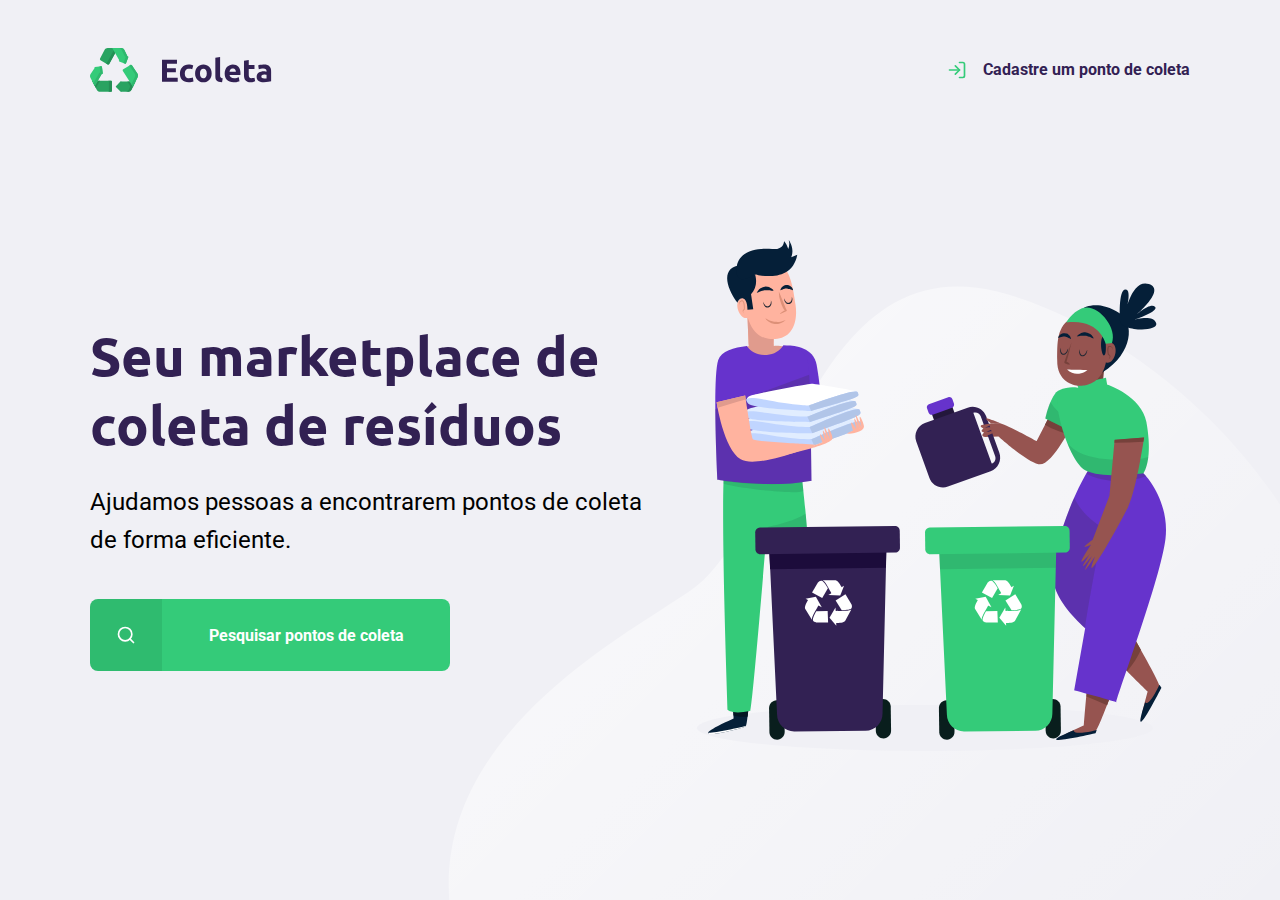
<file: index.html>
<!DOCTYPE html>
<html lang="pt_br">

    <head>
        <meta charset="UTF-8">
        <meta name="viewport" content="width=device-width, initial-scale=1.0">
        <title>Ecoleta</title>

        <link href="https://fonts.googleapis.com/css2?family=Roboto&family=Ubuntu:wght@700&display=swap" rel="stylesheet">
        

        <link rel="stylesheet" href="/styles/main.css">
        <link rel="stylesheet" href="/styles/home.css">
        <link rel="stylesheet" href="/styles/modal.css">

        <link rel="stylesheet" href="/styles/responsive.css">

    </head>

    <body>

        <div id="page-home" >

            <div class="content">

                <header>
                    <img src="/icones/logo.svg" alt="Logomarca">
                    <a href="create-point.html"><span> </span>
                        Cadastre um ponto de coleta
                    </a>
                </header>
                
                <main>

                    <h1>Seu marketplace de coleta de resíduos</h1>
        
                     <p>Ajudamos pessoas a encontrarem pontos de coleta de forma eficiente.</p>
        
                    <a href="#"><span></span><strong>Pesquisar pontos de coleta</strong> </a>

                </main>
                
    
            </div>

        </div>

        <div id="modal" class="hide">
            <div class="content">
                <div class="header">
                    <h1>Pontos de Coleta</h1>
                    <a href="#">Fechar</a>
                </div>
                <form action="/search-results.html">
                    <label for="search">Cidade</label>
                    <div class="search field">
                        <input 
                        type="text" 
                        name="search"
                        placeholder="Pesquise por cidade"
                        >
                        <button>
                            <img src="/icones/search.svg" alt="Buscar">
                        </button>
                    </div>
                </form>
            </div>
        </div>

        
        <script src="/scripts/index.js"></script>

    </body>

</html>
</file>
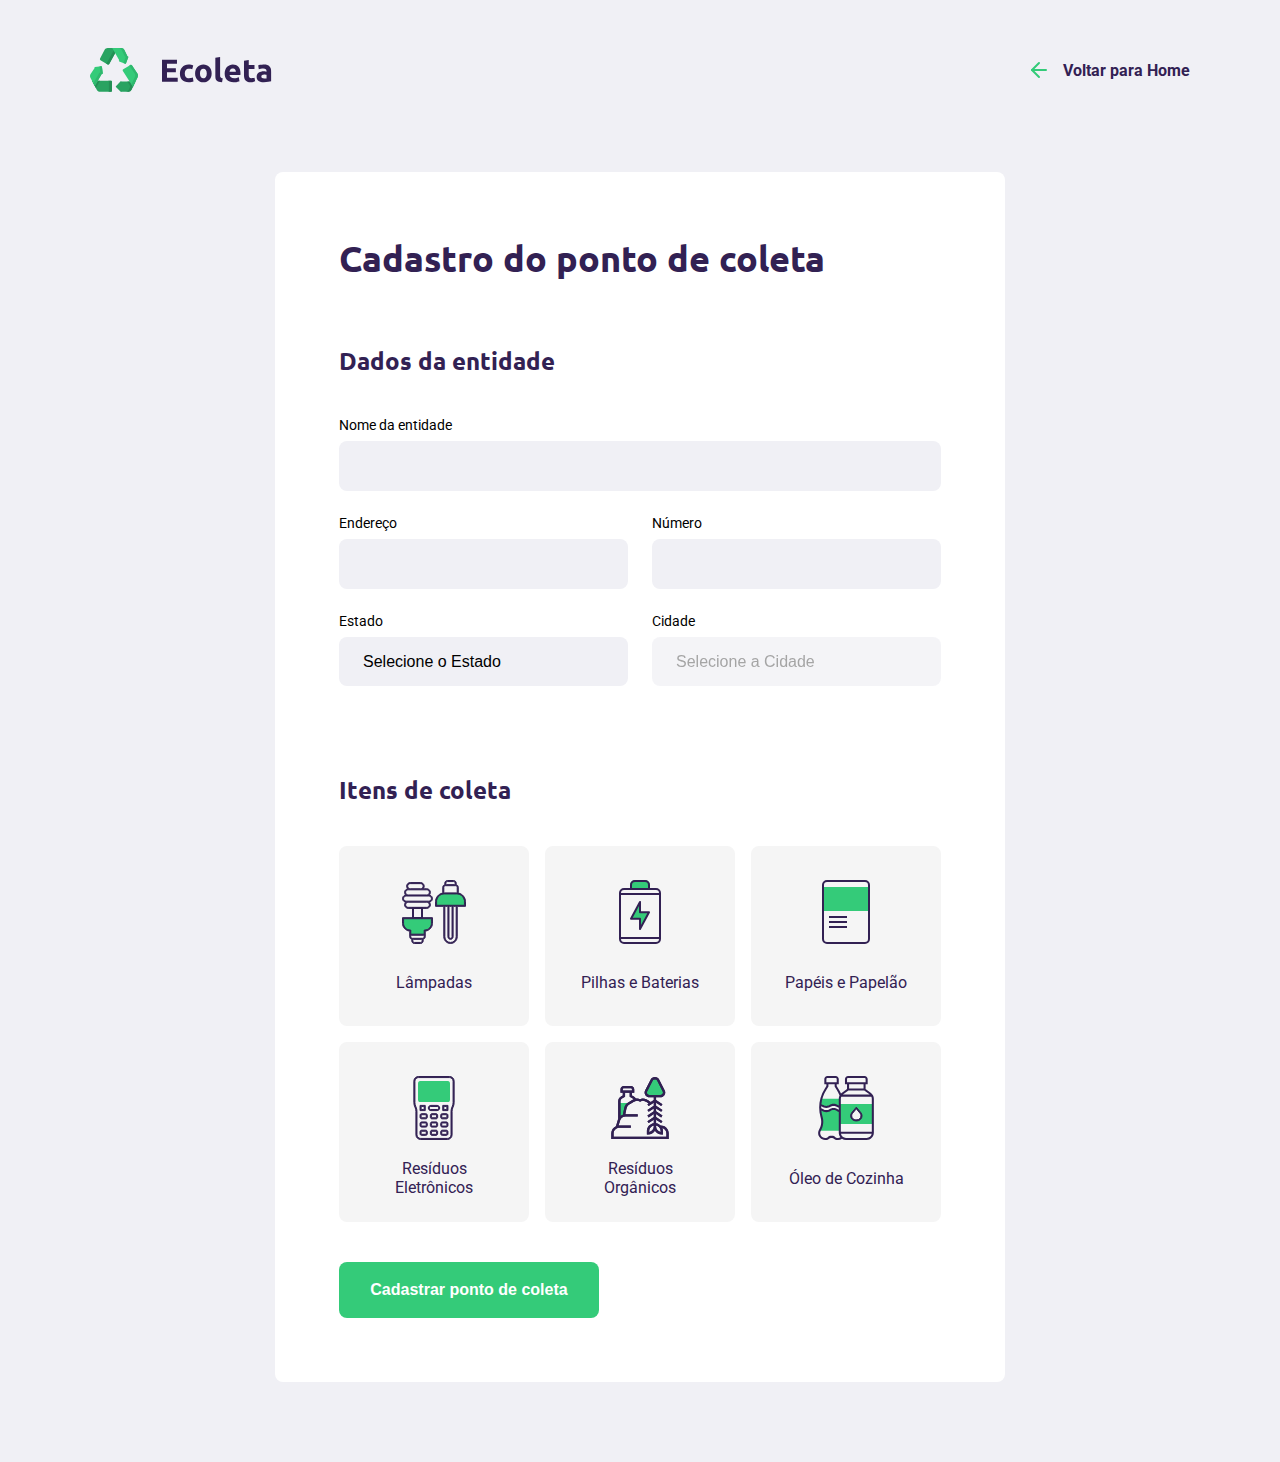
<file: create-point.html>
<!DOCTYPE html>
<html lang="pt_br">

    <head>
        <meta charset="UTF-8">
        <meta name="viewport" content="width=device-width, initial-scale=1.0">
        <title>Ecoleta</title>

        <link href="https://fonts.googleapis.com/css2?family=Roboto&family=Ubuntu:wght@700&display=swap" rel="stylesheet">
        

        <link rel="stylesheet" href="/styles/main.css">
        <link rel="stylesheet" href="/styles/create-point.css">
        <link rel="stylesheet" href="/styles/responsive.css">

    </head>

    <body>

        <div id="page-create-point">

           

            <header>
                <img src="/icones/logo.svg" alt="Logomarca">
                <a href="index.html"><span> </span>
                        Voltar para Home
                </a>
            </header>

            <form action="">

                <h1>Cadastro do ponto de coleta</h1>

                <fieldset>

                    <legend>
                        <h2>Dados da entidade</h2>
                    </legend>

                    <div class="field">
                        <label for="name">Nome da entidade</label>
                        <input type="text" name="name" required>
                    </div>

                    <div class="field-group">
                        <div class="field">
                            <label for="address">Endereço</label>
                            <input type="text" name="address" required> 
                        </div>
                        <div class="field">
                            <label for="address">Número</label>
                            <input type="text" name="address2" required> 
                        </div>
                    </div>

                    <div class="field-group">
                        <div class="field">
                            <label for="state">Estado</label>
                            <select name="uf" required>
                                <option value="">Selecione o Estado</option>
                            </select>
                            
                        </div>
                        <div class="field">
                            <label for="city">Cidade</label>
                            <select name="city" disabled required>
                                <option value="">Selecione a Cidade</option>
                            </select>

                            <input type="hidden" name="state">

                        </div>
                        
                    </div>
                
                </fieldset>

                <fieldset>

                    <legend>
                        <h2>Itens de coleta</h2>
                    </legend>

                    <div class="items-grid">

                        <li data-id="1">
                            <img src="/icones/lampadas.svg" alt="Lâmpadas">
                            <span>Lâmpadas</span>
                        </li>

                        <li data-id="2">
                            <img src="/icones/baterias.svg" alt="Pilhas e Baterias">
                            <span>Pilhas e Baterias</span>
                        </li>

                        <li data-id="3">
                            <img src="/icones/papeis-papelao.svg" alt="Papéis e Papelão">
                            <span>Papéis e Papelão</span>
                        </li>

                        <li data-id="4">
                            <img src="/icones/eletronicos.svg" alt="Resíduos Eletrônicos">
                            <span>Resíduos Eletrônicos</span>
                        </li>

                        <li data-id="5">
                            <img src="/icones/organicos.svg" alt="Resíduos Orgânicos">
                            <span>Resíduos Orgânicos</span>
                        </li>

                        <li data-id="6">
                            <img src="/icones/oleo.svg" alt="Óleo de Cozinha">
                            <span>Óleo de Cozinha</span>
                        </li>

                    </div>

                    <input type="hidden" name="itens">

                </fieldset>

                <button type="submit">Cadastrar ponto de coleta</button>

            </form>
                   

        </div>

        <script src="/create-point.js"></script>
        
    </body>

</html>
</file>
<file: styles/main.css>
:root {
    --title-color: #322153;
    --primary-color: #34cb79;
}

* {
    margin: 0;
    padding: 0;
    box-sizing: border-box;
}

html{

    font-family: 'Roboto', sans-serif;
}

body {
    background: #f0f0f5;
    -webkit-font-smoothing: antialiased;
}

a {
    text-decoration: none;
}

h1, h2, h3, h4, h5, h6 {
    font-family: 'Ubuntu', sans-serif;
    color: var(--title-color);
}
</file>
<file: styles/home.css>
#page-home {
    height: 100vh;

    background: url('../icones/home-background.svg') no-repeat;
    background-position: 35vw bottom;
}

#page-home .content {
    width: 90%;
    max-width: 1100px;
    height: 100%;

    margin: 0 auto;

    display: flex;
    flex-direction: column;

}

#page-home header {

    margin-top: 48px;
    display: flex;
    align-items: center;
    justify-content: space-between;
}

#page-home header a {
    display: flex;

    color: var(--title-color);
    font-weight: 700;
    
}

#page-home header a span {
    margin-right: 16px;
    display: flex;
    background-image: url('../icones/log-in.svg');

    width: 20px;
    height: 20px;
}

#page-home main{
    max-width: 560px;

    flex: 1;

    display: flex;
    flex-direction: column;
    justify-content: center;
}

#page-home main h1 {
    font-size: 54px;
}

#page-home main p {
    font-size: 24px;
    line-height: 38px;
    margin-top: 24px;
}

#page-home main a {
    width: 100%;
    max-width: 360px;
    height: 72px;

    border-radius: 8px;

    display: flex;
    align-items: center;

    margin-top: 40px;

    background-color: var(--primary-color) ;

    transition: 400ms;

    
    
}

#page-home main a:hover {
    background-color: #2fb06e;
}

#page-home main a span {
    width: 72px;
    height: 72px;

    border-top-left-radius: 8px;
    border-bottom-left-radius: 8px;

    background-color: rgba(0, 0, 0, 0.08);

    display: flex;
    align-items: center;
    justify-content: center;
}

#page-home main a span::after {
    content: "";
    background-image: url('../icones/search.svg');

    width: 20px;
    height: 20px;
}

#page-home main a strong {
    flex: 1;
    color: white;

    text-align: center;
}
</file>
<file: styles/modal.css>
#modal {
    background-color: #0e0a14ef;

    height: 100vh;
    width: 100vw;

    position: fixed;
    top: 0;

    display: flex;
    justify-content: center;
    align-items: center;

    transition: 400ms;

}

#modal.hide {
    display: none;
}

#modal .content {
    color: white;

    width: 420px;
}

#modal .header {
    display: flex;
    align-items: center;
    justify-content: space-between;

    margin-bottom: 48px;
}

#modal .header a {
    background-image: url("../icones/x.svg");

    width: 20px;
    height: 20px;

    display: flex;

    font-size: 0.01px;
}

#modal .header h1 {
    color: white;

    font-size: 36px;
    line-height: 42px;

}

#modal form label {
    font-size: 18px;
    line-height: 20px;

    display: block;
    margin-bottom: 8px;
}

#modal form .field {
    display: flex;
}

#modal form input {
    flex: 1;

    background-color: #f0f0f5;

    border-radius: 8px 0 0 8px;
    border: 0;

    padding: 16px 24px;

    font-size: 16px;
    color: #6c6c80;
}

#modal form button {
    width: 72px;
    height: 72px;

    background-color: var(--primary-color);

    border-radius: 0 8px 8px 0;
    border: 0;
}

#modal form button:hover {
    background-color: #2fb86e;
}
</file>
<file: styles/responsive.css>
@media (max-width: 900px) {
    #page-home {
        background-position-x: 70vw;
    }

    #page-home .content {
        align-items: center;
        text-align: center;
    }

    #page-home header a {
        position: absolute;
        bottom: 48px;

        left: 50%;
        transform: translateX(-50%);
    }

    #page-home main {
        align-items: center;
    }

    #page-search-results .cards {
        grid-template-columns: 1fr;
    }
}

@media (min-width: 1700px) {
    #page-home {
        background-position: 40vw;
    }
}

@media (max-height: 760px) {
    #page-home {
        background-position-y: 200px;
    }
}
</file>
<file: styles/create-point.css>
#page-create-point {
    width: 90%;
    max-width: 1100px;

    margin: 0 auto;

}

#page-create-point header {
    margin-top: 48px;

    display: flex;
    justify-content: space-between;
    align-items: center;

}

#page-create-point header a{
    color: var(--title-color);
    font-weight: bold;

    display: flex;
    align-items: center;
}

#page-create-point header a span {
    margin-right: 16px;
    background-image: url('../icones/arrow-left.svg');
    
    display: flex;

    width: 20px;
    height: 24px;
}

form {
    background-color: white;

    margin: 80px auto;
    padding: 64px;

    border-radius: 8px;

    max-width: 730px;

}

form h1 {
    font-size: 36px;
}

form fieldset {
    margin-top: 64px;

    border: 0;
}

form legend {
    margin-bottom: 40px;
}

form legend he {
    font-size: 24px;
}

form .field {
    flex: 1;
    display: flex;
    flex-direction: column;

    margin-bottom: 24px;
}

form .field-group {
    display: flex;
}

form input,
form select {
    background-color: #f0f0f5;

    border: 0;
    padding:  16px 24px;
    font-size: 16px;

    border-radius: 8px;

    /* outline: none; */
}

form select {
    -webkit-appearance: none;
    -moz-appearance: none;
    appearance: none;
}

form label {
    font-size: 14px;
    margin-bottom: 8px;
}

form .field-group .field + .field {
    margin-left: 24px;
}

form button {
    width: 260px;
    height: 56px;

    background-color: var(--primary-color);
    border-radius: 8px;

    color: white;
    font-weight: bold;
    font-size: 16px;

    border: 0;

    margin-top: 40px;

    transition: background-color 400ms;
}

form button:hover {
    background-color: #2fb86e;
}

.items-grid {
    display: grid;
    grid-template-columns: 1fr 1fr 1fr;
    gap: 16px;
}

.items-grid li {
    background-color: #f5f5f5;
    list-style: none;

    border: 2px solid #f5f5f5;
    border-radius: 8px;

    height: 180px;

    padding: 32px 24px 16px;

    display: flex;
    flex-direction: column;
    align-items: center;
    justify-content: space-between;

    text-align: center;

    cursor: pointer;
}

.items-grid li span {
    margin-top: 12px;
    flex: 1;

    display: flex;
    align-items: center;

    color: var(--title-color);
}

.items-grid li.selected {
    background: #e1faec;
    border: 2px solid #34cb79;
}

.items-grid li img,
.items-grid li span {
    pointer-events: none;
}
</file>
